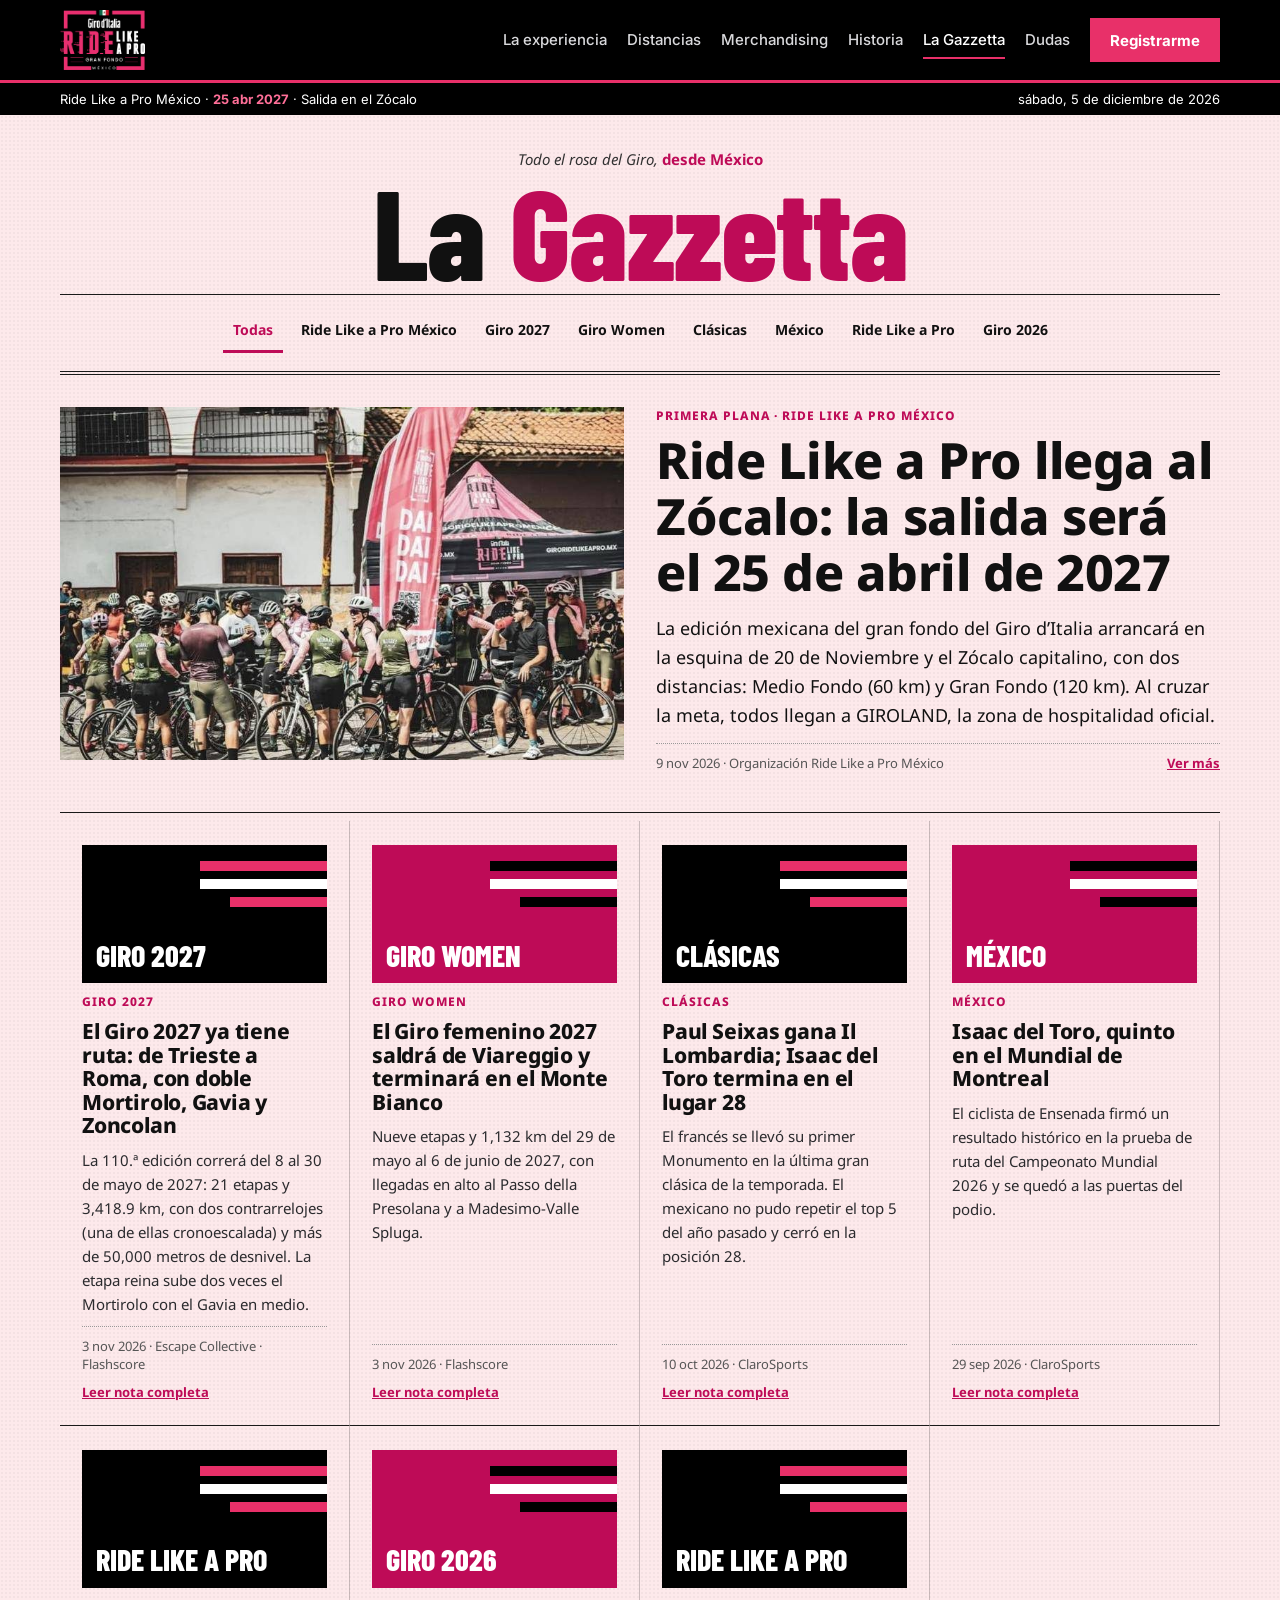
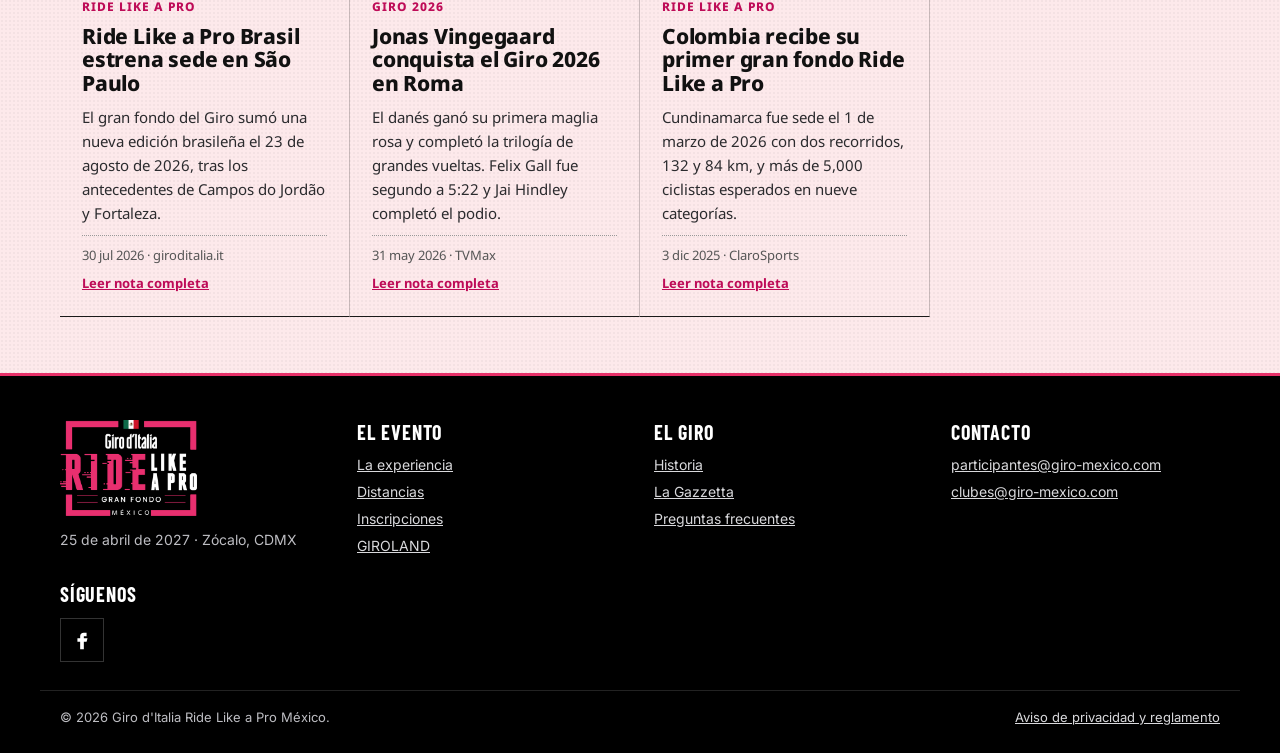
<file: gaceta.html>
<!doctype html>
<html lang="es-MX">
<head>
<meta charset="utf-8">
<meta name="viewport" content="width=device-width, initial-scale=1">
<title>La Gazzetta · Noticias del Giro d'Italia y Ride Like a Pro México</title>
<meta name="description" content="La Gazzetta: las noticias más recientes del Giro d'Italia, el ciclismo mexicano y Ride Like a Pro México.">
<meta name="theme-color" content="#e83069">
<link rel="preconnect" href="https://fonts.googleapis.com">
<link rel="preconnect" href="https://fonts.gstatic.com" crossorigin>
<link href="https://fonts.googleapis.com/css2?family=Barlow+Condensed:wght@600;700;800&family=Inter:wght@400;500;600;700&family=Noto+Sans:wght@400;700;800&display=swap" rel="stylesheet">
<link rel="stylesheet" href="assets/site.css">
<link rel="stylesheet" href="assets/gaceta.css">
<style>
  .topbar{background:#000;color:#fff;font-size:13px}
  .topbar .wrap{display:flex;justify-content:space-between;gap:12px;flex-wrap:wrap;padding-top:8px;padding-bottom:8px}
  .topbar b{color:var(--pink-light)}
  .front{display:grid;grid-template-columns:repeat(auto-fit,minmax(min(100%,460px),1fr));gap:32px;padding:32px 0 40px;border-bottom:1px solid #1a1a1a}
  .front .img{aspect-ratio:16/10;background:#000;overflow:hidden;display:block}
  .front .img img{width:100%;height:100%;object-fit:cover;display:block}
  .front h2{font-size:clamp(30px,4.2vw,50px);margin:8px 0 14px}
  .front h2 a{color:inherit;text-decoration:none}
  .front h2 a:hover{color:var(--gz-mag)}
  .front p{font-size:18px;line-height:1.6;margin:0 0 14px}
  .grid{display:grid;grid-template-columns:repeat(auto-fit,minmax(260px,1fr));gap:0;padding:8px 0 56px}
  .grid article{padding:24px 22px;border-bottom:1px solid #1a1a1a;border-right:1px solid rgba(0,0,0,.2);display:flex;flex-direction:column;gap:10px}
  .grid .cover{aspect-ratio:16/9;display:flex;align-items:flex-end;padding:14px;color:#fff;font-family:'Barlow Condensed',sans-serif;font-weight:800;font-size:30px;line-height:.95;text-transform:uppercase;background:#000;position:relative;overflow:hidden}
  .grid .cover::before{content:"";position:absolute;right:-20px;top:16px;width:60%;height:10px;background:var(--pink);box-shadow:0 18px 0 #fff,30px 36px 0 var(--pink)}
  .grid .cover.m{background:var(--gz-mag)}.grid .cover.m::before{background:#000;box-shadow:0 18px 0 #fff,30px 36px 0 #000}
  .grid .cover img{position:absolute;inset:0;width:100%;height:100%;object-fit:cover}
  .grid h3{font-size:21px}
  .grid h3 a{color:inherit;text-decoration:none}
  .grid h3 a:hover{color:var(--gz-mag)}
  .grid p{margin:0;font-size:15px;line-height:1.6;color:#2b2b2e}
  .grid footer,.front footer{margin-top:auto;display:flex;justify-content:space-between;gap:10px;flex-wrap:wrap;font-size:13px;color:#555;border-top:1px dotted #999;padding-top:10px}
  .grid footer a,.front footer a{color:var(--gz-mag);font-weight:700}
  .empty{padding:40px 0;text-align:center;font-size:18px}
  .how{background:#fff;border:1px solid #1a1a1a;box-shadow:6px 6px 0 var(--gz-mag);padding:22px 24px;margin:0 0 56px;display:flex;flex-direction:column;gap:10px}
  .how p{margin:0;font-size:15px;line-height:1.6}
  .how[hidden]{display:none}
</style>
</head>
<body>

<header class="site">
  <div class="wrap">
    <a class="logo" href="index.html"><img src="brand/logo-oficial-blanco-sm.png" width="440" height="309" alt="Giro d'Italia Ride Like a Pro Gran Fondo México"></a>
    <button class="menu-btn" type="button" aria-label="Abrir menú" aria-expanded="false" aria-controls="nav"><svg aria-hidden="true" width="24" height="24" viewBox="0 0 24 24" fill="none" stroke="currentColor" stroke-width="2.4" stroke-linecap="round"><path d="M4 7h16M4 12h16M4 17h16"/></svg></button>
    <nav class="main" id="nav" aria-label="Principal">
      <a class="link" href="index.html#experiencia">La experiencia</a>
      <a class="link" href="index.html#distancias">Distancias</a>
      <a class="link" href="index.html#merchandising">Merchandising</a>
      <a class="link" href="historia.html">Historia</a>
      <a class="link" href="gaceta.html" aria-current="page">La Gazzetta</a>
      <a class="link" href="index.html#dudas">Dudas</a>
      <a class="btn" href="https://www.entusmarcas.com/" target="_blank" rel="noopener">Registrarme</a>
    </nav>
  </div>
</header>

<div class="topbar"><div class="wrap"><span>Ride Like a Pro México · <b>25 abr 2027</b> · Salida en el Zócalo</span><span id="hoy"></span></div></div>

<main class="gz">
  <div class="wrap">
    <div class="gz-mast" style="border-bottom:0;padding-bottom:0">
      <p class="tag">Todo el rosa del Giro, <b>desde México</b></p>
      <h1>La <span>Gazzetta</span></h1>
    </div>
    <nav class="gz-nav" id="secciones" aria-label="Secciones de La Gazzetta" style="border-top:1px solid #1a1a1a;border-bottom:4px double #1a1a1a"></nav>

    <div id="front" aria-live="polite"></div>
    <div class="grid" id="grid"></div>

    <aside class="how" id="como-publicar" hidden>
      <span class="gz-kicker">Para el equipo</span>
      <p><b>Así se publica una nota:</b> agrega una fila en la pestaña «Gazzetta» de la hoja de Google con fecha (AAAA-MM-DD), sección, título, resumen, imagen (opcional), fuente, enlace y «si» en «destacada» para la nota principal. La página se actualiza sola.</p>
    </aside>
  </div>
</main>

<footer class="site">
  <div class="wrap">
    <div class="flogo"><img src="brand/logo-oficial-blanco-sm.png" width="440" height="309" alt="Giro d'Italia Ride Like a Pro Gran Fondo México"><p style="margin:12px 0 0">25 de abril de 2027 · Zócalo, CDMX</p></div>
    <div><h3>El evento</h3><ul><li><a href="index.html#experiencia">La experiencia</a></li><li><a href="index.html#distancias">Distancias</a></li><li><a href="https://www.entusmarcas.com/" target="_blank" rel="noopener">Inscripciones</a></li><li><a href="index.html#giroland">GIROLAND</a></li></ul></div>
    <div><h3>El Giro</h3><ul><li><a href="historia.html">Historia</a></li><li><a href="gaceta.html">La Gazzetta</a></li><li><a href="index.html#dudas">Preguntas frecuentes</a></li></ul></div>
    <div><h3>Contacto</h3><ul><li><a href="mailto:participantes@giro-mexico.com">participantes@giro-mexico.com</a></li><li><a href="mailto:clubes@giro-mexico.com">clubes@giro-mexico.com</a></li></ul></div>
    <div><h3>Síguenos</h3><div class="social"><a href="https://www.facebook.com/profile.php?id=100078062513721" target="_blank" rel="noopener" aria-label="Facebook"><svg width="22" height="22" viewBox="0 0 24 24" fill="currentColor" aria-hidden="true"><path d="M14 8h3V4h-3a4 4 0 0 0-4 4v2H7v4h3v8h4v-8h3l1-4h-4V8z"/></svg></a></div></div>
  </div>
  <div class="wrap legal"><span>© 2026 Giro d'Italia Ride Like a Pro México.</span><a href="https://giro-mexico-2026.vercel.app/legal" target="_blank" rel="noopener">Aviso de privacidad y reglamento</a></div>
</footer>

<script src="assets/gaceta.js"></script>
<script src="assets/site.js"></script>
<script>
  (function () {
    var d = new Date();
    document.getElementById('hoy').textContent = d.toLocaleDateString('es-MX', { weekday: 'long', day: 'numeric', month: 'long', year: 'numeric' });
    if (/[?&]equipo\b/.test(location.search)) document.getElementById('como-publicar').hidden = false;

    var TODAS = 'Todas', actual = TODAS, notas = [];
    function link(n, txt) {
      var ext = gacetaEsExterna(n.url);
      return '<a href="' + gacetaEsc(n.url || '#') + '"' + (ext ? ' target="_blank" rel="noopener"' : '') + '>' + txt + '</a>';
    }
    function pie(n) {
      return '<footer><span>' + gacetaFecha(n.fecha) + (n.fuente ? ' · ' + gacetaEsc(n.fuente) : '') + '</span>' +
        (n.url ? link(n, gacetaEsExterna(n.url) ? 'Leer nota completa' : 'Ver más') : '') + '</footer>';
    }
    function pinta() {
      var lista = notas.filter(function (n) { return actual === TODAS || n.seccion === actual; });
      var front = document.getElementById('front'), grid = document.getElementById('grid');
      if (!lista.length) { front.innerHTML = '<p class="empty">No hay notas en esta sección por ahora.</p>'; grid.innerHTML = ''; return; }
      var idx = lista.findIndex(function (n) { return /^s[ií]/i.test(n.destacada || ''); });
      if (idx < 0) idx = 0;
      var p = lista[idx], resto = lista.filter(function (_, i) { return i !== idx; });
      front.innerHTML = '<article class="front">' +
        (p.imagen ? '<a class="img" href="' + gacetaEsc(p.url || '#') + '"><img src="' + gacetaEsc(p.imagen) + '" alt=""></a>' : '<div class="img" style="display:flex;align-items:center;justify-content:center"><img src="brand/logo-oficial-blanco.png" alt="" style="width:auto;height:70%;object-fit:contain"></div>') +
        '<div style="display:flex;flex-direction:column"><span class="gz-kicker">Primera plana · ' + gacetaEsc(p.seccion) + '</span>' +
        '<h2 class="gz-h">' + link(p, gacetaEsc(p.titulo)) + '</h2><p>' + gacetaEsc(p.resumen) + '</p>' + pie(p) + '</div></article>';
      grid.innerHTML = resto.map(function (n, i) {
        var cover = n.imagen ? '<div class="cover"><img src="' + gacetaEsc(n.imagen) + '" alt=""></div>'
          : '<div class="cover' + (i % 2 ? ' m' : '') + '"><span style="position:relative">' + gacetaEsc(n.seccion) + '</span></div>';
        return '<article data-rv>' + cover + '<span class="gz-kicker">' + gacetaEsc(n.seccion) + '</span><h3 class="gz-h">' + link(n, gacetaEsc(n.titulo)) + '</h3><p>' + gacetaEsc(n.resumen) + '</p>' + pie(n) + '</article>';
      }).join('');
      window.__reveal(grid);
    }
    gacetaCargar(function (list) {
      notas = list;
      var secs = [TODAS];
      list.forEach(function (n) { if (n.seccion && secs.indexOf(n.seccion) < 0) secs.push(n.seccion); });
      var nav = document.getElementById('secciones');
      nav.innerHTML = secs.map(function (s) { return '<button type="button" aria-pressed="' + (s === actual) + '">' + gacetaEsc(s) + '</button>'; }).join('');
      nav.addEventListener('click', function (e) {
        var b = e.target.closest('button'); if (!b) return;
        actual = b.textContent;
        nav.querySelectorAll('button').forEach(function (x) { x.setAttribute('aria-pressed', x === b ? 'true' : 'false'); });
        pinta();
      });
      pinta();
    });
  })();
</script>
</body>
</html>
</file>
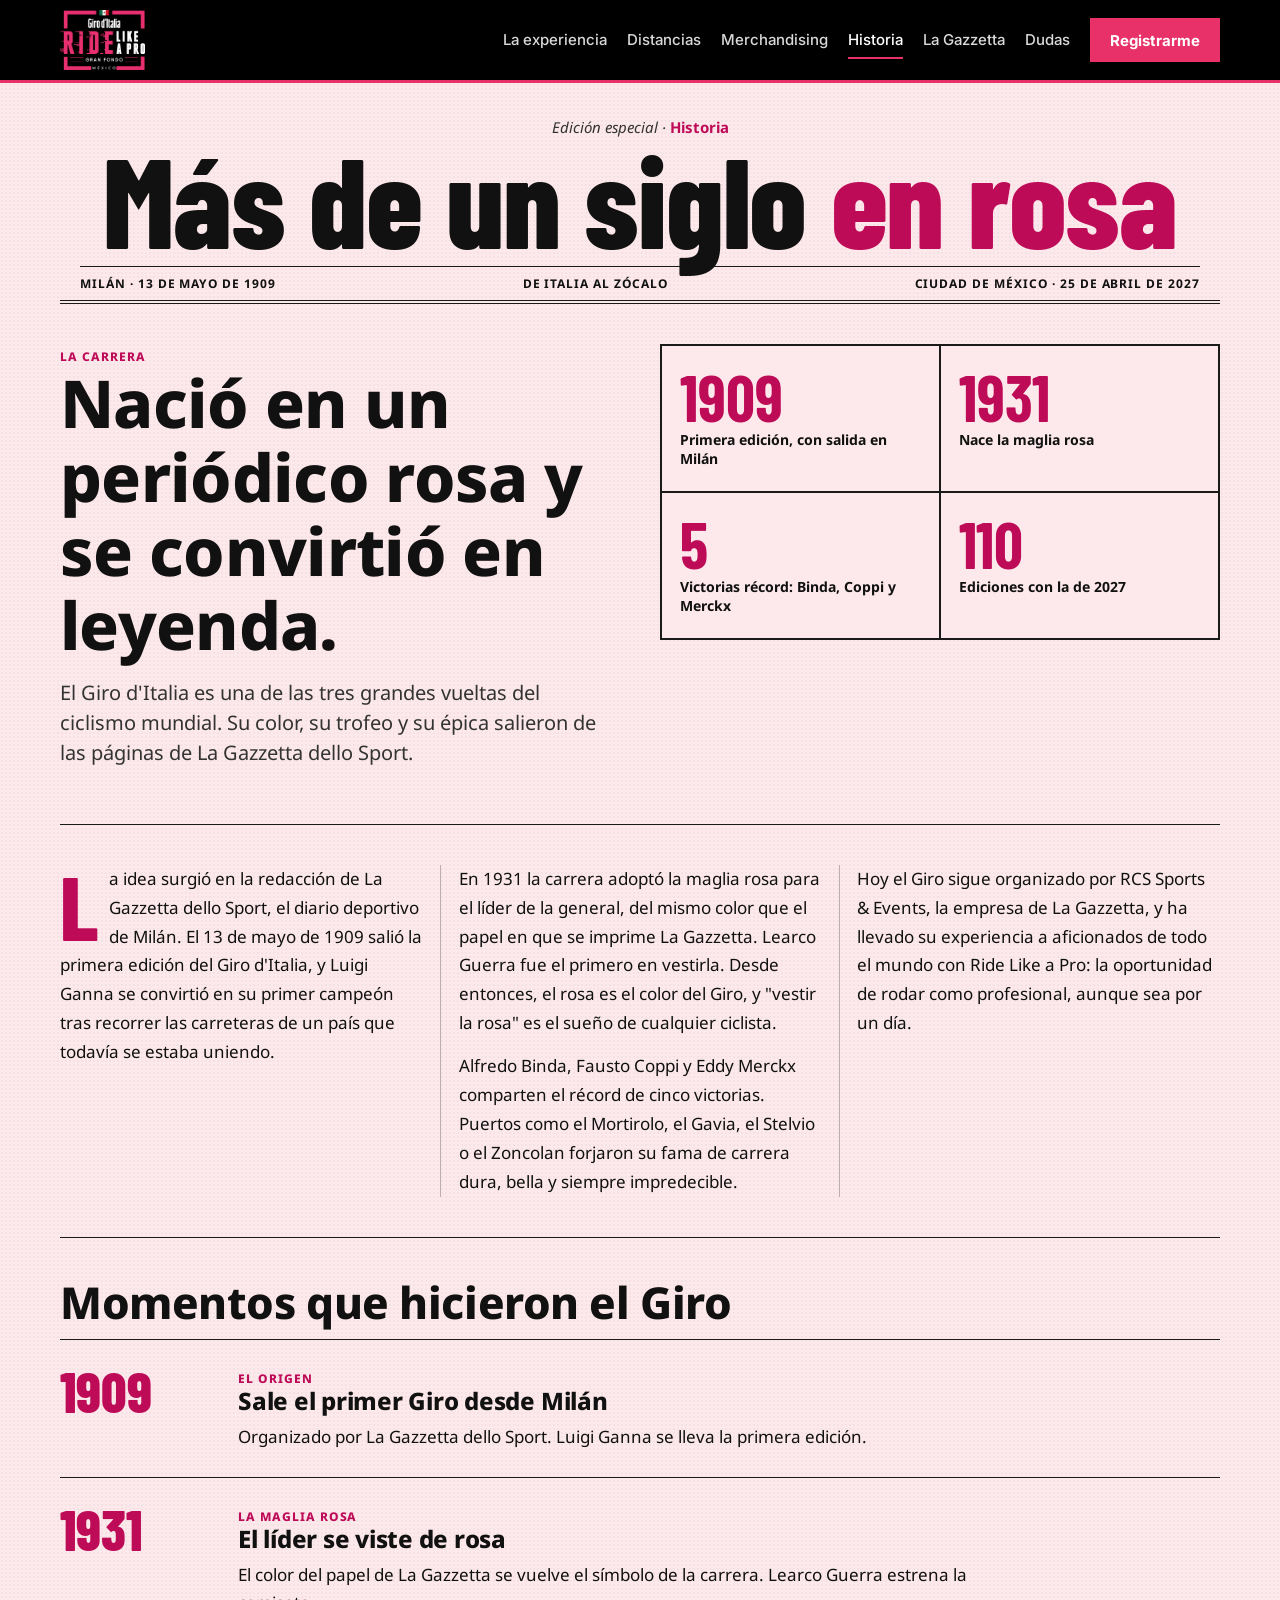
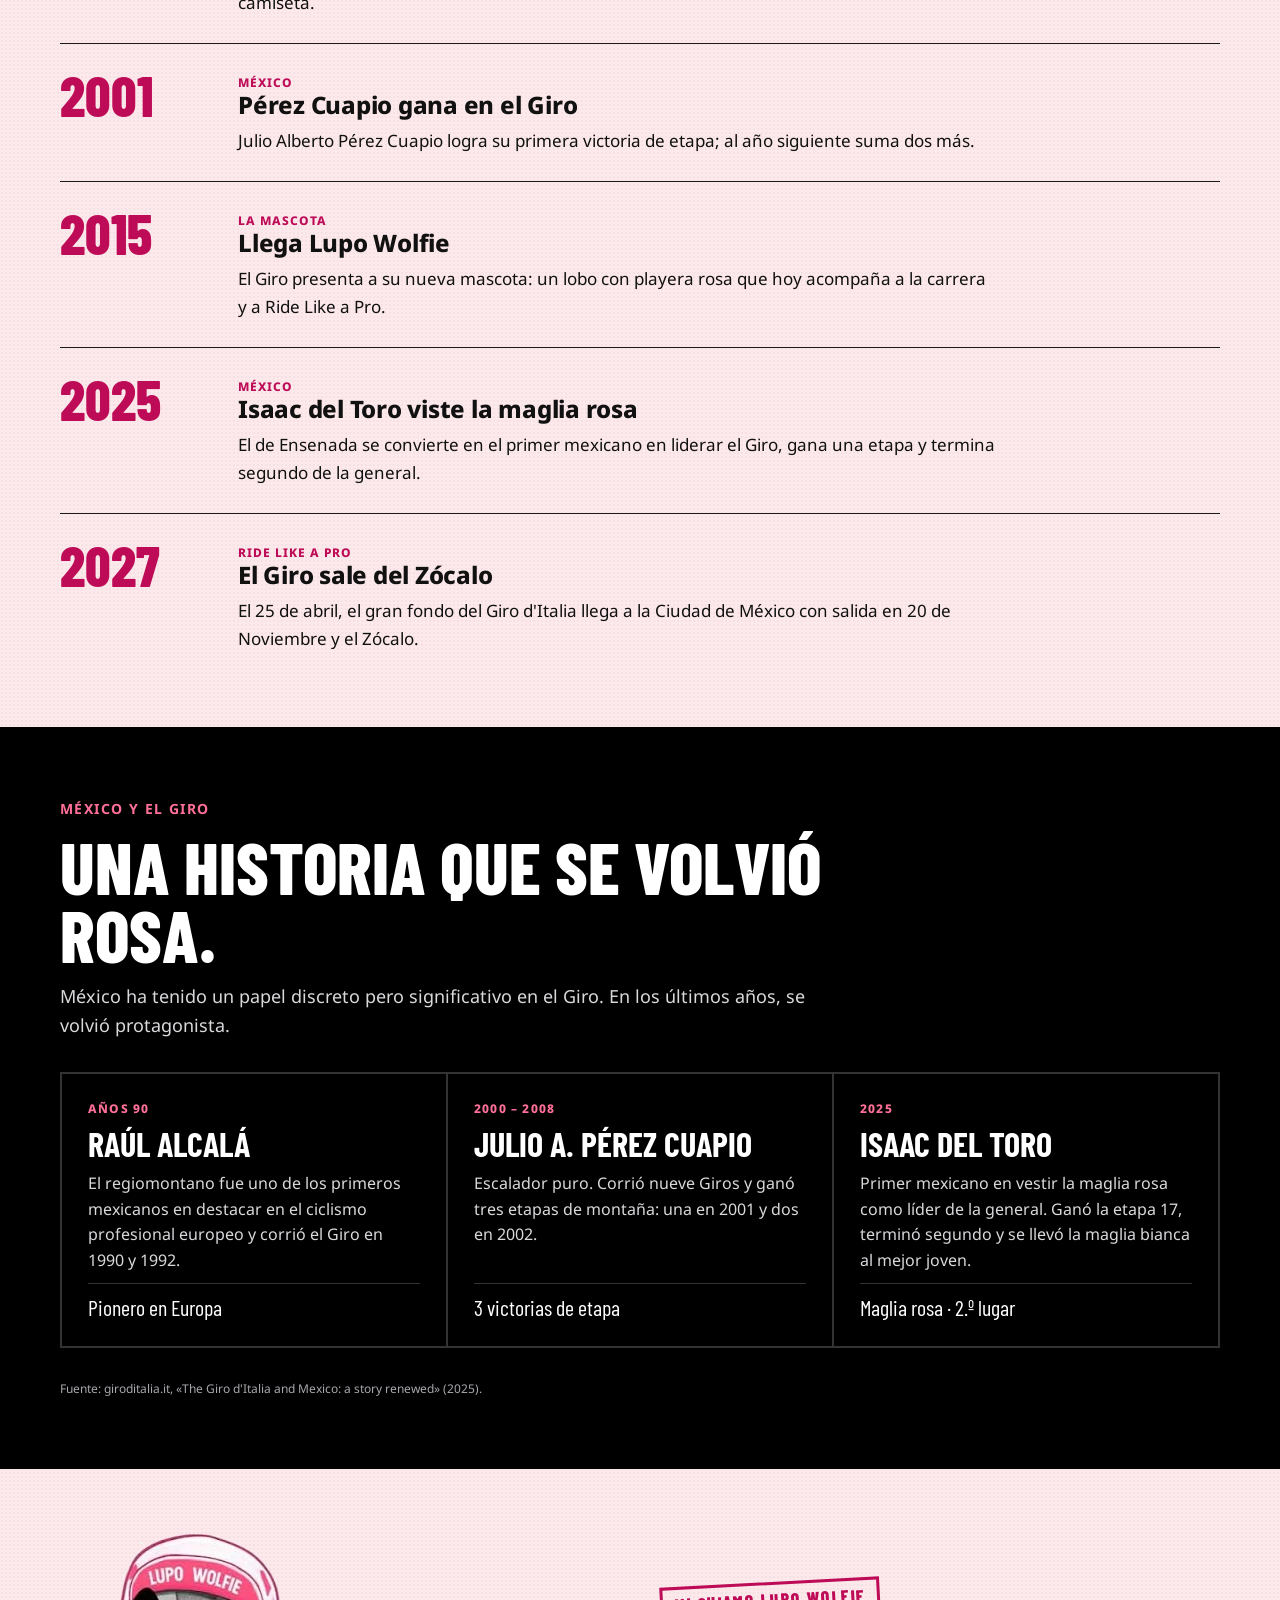
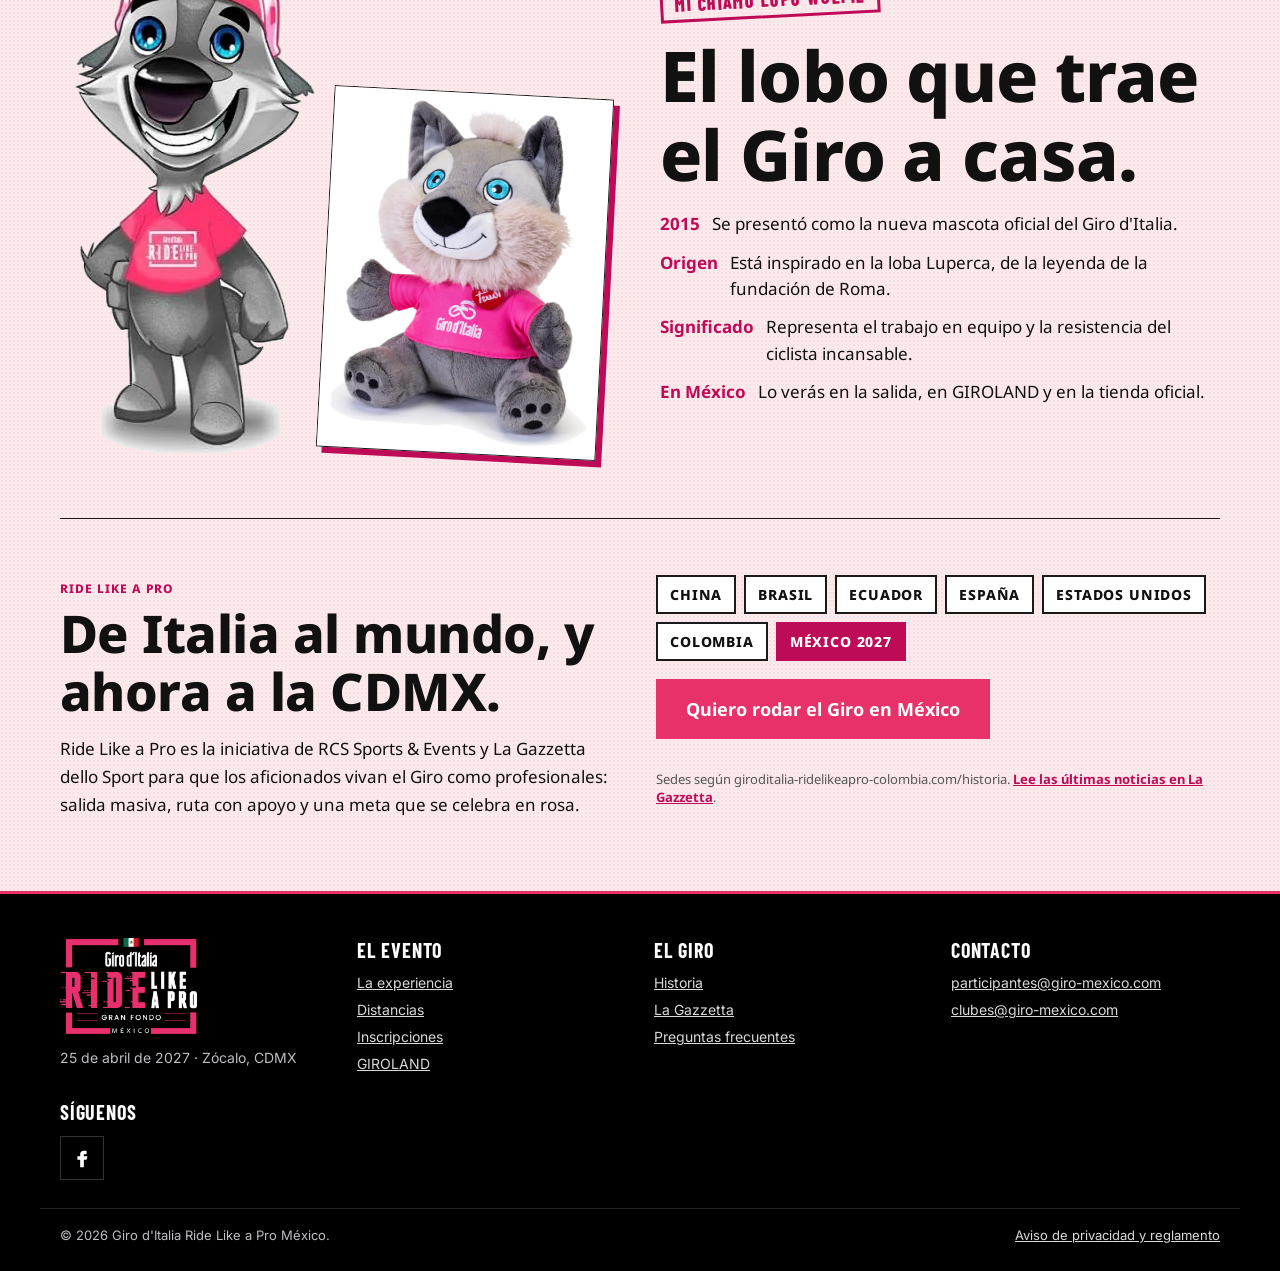
<file: historia.html>
<!doctype html>
<html lang="es-MX">
<head>
<meta charset="utf-8">
<meta name="viewport" content="width=device-width, initial-scale=1">
<title>Historia del Giro d'Italia y México · Ride Like a Pro México</title>
<meta name="description" content="Más de un siglo en rosa: la historia del Giro d'Italia desde 1909, la maglia rosa, los mexicanos en el Giro y Lupo Wolfie, la mascota de la carrera.">
<meta name="theme-color" content="#e83069">
<link rel="preconnect" href="https://fonts.googleapis.com">
<link rel="preconnect" href="https://fonts.gstatic.com" crossorigin>
<link href="https://fonts.googleapis.com/css2?family=Barlow+Condensed:wght@600;700;800&family=Inter:wght@400;500;600;700&family=Noto+Sans:wght@400;700;800&display=swap" rel="stylesheet">
<link rel="stylesheet" href="assets/site.css">
<link rel="stylesheet" href="assets/gaceta.css">
<style>
  .lead-art{display:grid;grid-template-columns:repeat(auto-fit,minmax(min(100%,420px),1fr));gap:40px;padding:40px 0 56px;align-items:start}
  .lead-art h2{font-size:clamp(38px,5.4vw,66px)}
  .lead-art .dek{font-size:20px;line-height:1.5;margin:16px 0 0;color:#333}
  .figs{display:grid;grid-template-columns:repeat(2,1fr);gap:2px;background:#1a1a1a;border:2px solid #1a1a1a}
  .figs div{background:var(--gz-paper);padding:22px 18px;display:flex;flex-direction:column;gap:4px}
  .figs b{font-family:'Barlow Condensed',sans-serif;font-size:clamp(46px,6vw,64px);line-height:.9;color:var(--gz-mag)}
  .figs span{font-size:14px;line-height:1.4;font-weight:700}
  .tl{position:relative;display:grid;gap:0;padding:8px 0 48px}
  .tl article{display:grid;grid-template-columns:150px 1fr;gap:28px;padding:26px 0;border-top:1px solid #1a1a1a}
  .tl .yr{font-family:'Barlow Condensed',sans-serif;font-weight:800;font-size:56px;line-height:.9;color:var(--gz-mag)}
  .tl h3{font-size:24px}
  .tl p{margin:8px 0 0;font-size:17px;line-height:1.65;max-width:760px}
  @media (max-width:640px){.tl article{grid-template-columns:1fr;gap:6px}.tl .yr{font-size:44px}}
  .mx{background:#000;color:#fff}
  .mx .wrap{padding-top:72px;padding-bottom:72px;display:flex;flex-direction:column;gap:32px}
  .mx h2{font-size:clamp(40px,6vw,72px)}
  .riders{display:grid;grid-template-columns:repeat(auto-fit,minmax(260px,1fr));gap:2px;background:#333;border:2px solid #333}
  .riders article{background:#000;padding:26px;display:flex;flex-direction:column;gap:10px}
  .riders .era{font-size:12px;font-weight:800;letter-spacing:.1em;text-transform:uppercase;color:var(--pink-light)}
  .riders h3{margin:0;font-family:'Barlow Condensed',sans-serif;font-size:34px;text-transform:uppercase;line-height:1}
  .riders p{margin:0;font-size:16px;line-height:1.6;color:#d9d9dc}
  .riders .stat{font-family:'Barlow Condensed',sans-serif;font-size:22px;color:#fff;border-top:1px solid #333;padding-top:10px;margin-top:auto}
  .wolf{display:grid;grid-template-columns:repeat(auto-fit,minmax(min(100%,380px),1fr));gap:40px;align-items:center;padding:64px 0}
  .wolf-art{position:relative;display:flex;justify-content:center;align-items:flex-end;gap:10px;min-height:360px}
  .wolf-art .ill{width:min(46%,240px);position:relative;z-index:2;animation:bob 3.2s ease-in-out infinite}
  .wolf-art .plush{width:min(52%,280px);background:#fff;border:1px solid #1a1a1a;box-shadow:6px 6px 0 var(--gz-mag);padding:10px;transform:rotate(3deg)}
  @keyframes bob{50%{transform:translateY(-10px)}}
  .wolf h2{font-size:clamp(40px,6vw,70px)}
  .wolf ul{margin:0;padding:0;list-style:none;display:flex;flex-direction:column;gap:12px;font-size:17px;line-height:1.55}
  .wolf li{display:flex;gap:12px}
  .wolf li b{color:var(--gz-mag)}
  .rlap{padding:56px 0 72px;display:grid;grid-template-columns:repeat(auto-fit,minmax(min(100%,380px),1fr));gap:32px;align-items:center}
  .flags{display:flex;flex-wrap:wrap;gap:8px}
  .flags span{border:2px solid #1a1a1a;padding:8px 12px;font-weight:800;font-size:14px;text-transform:uppercase;letter-spacing:.06em;background:#fff}
  .flags span.mx{background:var(--gz-mag);color:#fff;border-color:var(--gz-mag)}
</style>
</head>
<body>

<header class="site">
  <div class="wrap">
    <a class="logo" href="index.html"><img src="brand/logo-oficial-blanco-sm.png" width="440" height="309" alt="Giro d'Italia Ride Like a Pro Gran Fondo México"></a>
    <button class="menu-btn" type="button" aria-label="Abrir menú" aria-expanded="false" aria-controls="nav"><svg aria-hidden="true" width="24" height="24" viewBox="0 0 24 24" fill="none" stroke="currentColor" stroke-width="2.4" stroke-linecap="round"><path d="M4 7h16M4 12h16M4 17h16"/></svg></button>
    <nav class="main" id="nav" aria-label="Principal">
      <a class="link" href="index.html#experiencia">La experiencia</a>
      <a class="link" href="index.html#distancias">Distancias</a>
      <a class="link" href="index.html#merchandising">Merchandising</a>
      <a class="link" href="historia.html" aria-current="page">Historia</a>
      <a class="link" href="gaceta.html">La Gazzetta</a>
      <a class="link" href="index.html#dudas">Dudas</a>
      <a class="btn" href="https://www.entusmarcas.com/" target="_blank" rel="noopener">Registrarme</a>
    </nav>
  </div>
  <div class="progress" aria-hidden="true"><span id="progBar"></span><em id="progKm">KM 0</em></div>
</header>

<main class="gz">
  <div class="wrap">
    <div class="gz-mast">
      <p class="tag">Edición especial · <b>Historia</b></p>
      <h1>Más de un siglo <span>en rosa</span></h1>
      <div class="gz-meta"><span>Milán · 13 de mayo de 1909</span><span>De Italia al Zócalo</span><span>Ciudad de México · 25 de abril de 2027</span></div>
    </div>

    <div class="lead-art">
      <div data-rv>
        <span class="gz-kicker">La carrera</span>
        <h2 class="gz-h">Nació en un periódico rosa y se convirtió en leyenda.</h2>
        <p class="dek">El Giro d'Italia es una de las tres grandes vueltas del ciclismo mundial. Su color, su trofeo y su épica salieron de las páginas de La Gazzetta dello Sport.</p>
      </div>
      <div class="figs" data-rv>
        <div><b>1909</b><span>Primera edición, con salida en Milán</span></div>
        <div><b>1931</b><span>Nace la maglia rosa</span></div>
        <div><b>5</b><span>Victorias récord: Binda, Coppi y Merckx</span></div>
        <div><b>110</b><span>Ediciones con la de 2027</span></div>
      </div>
    </div>
    <hr class="gz-rule">
    <div class="gz-cols" style="padding:40px 0" data-rv>
      <p class="gz-drop">La idea surgió en la redacción de La Gazzetta dello Sport, el diario deportivo de Milán. El 13 de mayo de 1909 salió la primera edición del Giro d'Italia, y Luigi Ganna se convirtió en su primer campeón tras recorrer las carreteras de un país que todavía se estaba uniendo.</p>
      <p>En 1931 la carrera adoptó la maglia rosa para el líder de la general, del mismo color que el papel en que se imprime La Gazzetta. Learco Guerra fue el primero en vestirla. Desde entonces, el rosa es el color del Giro, y "vestir la rosa" es el sueño de cualquier ciclista.</p>
      <p>Alfredo Binda, Fausto Coppi y Eddy Merckx comparten el récord de cinco victorias. Puertos como el Mortirolo, el Gavia, el Stelvio o el Zoncolan forjaron su fama de carrera dura, bella y siempre impredecible.</p>
      <p>Hoy el Giro sigue organizado por RCS Sports &amp; Events, la empresa de La Gazzetta, y ha llevado su experiencia a aficionados de todo el mundo con Ride Like a Pro: la oportunidad de rodar como profesional, aunque sea por un día.</p>
    </div>
    <hr class="gz-rule">

    <section class="tl" aria-label="Línea de tiempo" style="padding-top:40px">
      <h2 class="gz-h" style="font-size:clamp(30px,4vw,44px);margin-bottom:12px" data-rv>Momentos que hicieron el Giro</h2>
      <article data-rv><span class="yr">1909</span><div><span class="gz-kicker">El origen</span><h3 class="gz-h">Sale el primer Giro desde Milán</h3><p>Organizado por La Gazzetta dello Sport. Luigi Ganna se lleva la primera edición.</p></div></article>
      <article data-rv><span class="yr">1931</span><div><span class="gz-kicker">La maglia rosa</span><h3 class="gz-h">El líder se viste de rosa</h3><p>El color del papel de La Gazzetta se vuelve el símbolo de la carrera. Learco Guerra estrena la camiseta.</p></div></article>
      <article data-rv><span class="yr">2001</span><div><span class="gz-kicker">México</span><h3 class="gz-h">Pérez Cuapio gana en el Giro</h3><p>Julio Alberto Pérez Cuapio logra su primera victoria de etapa; al año siguiente suma dos más.</p></div></article>
      <article data-rv><span class="yr">2015</span><div><span class="gz-kicker">La mascota</span><h3 class="gz-h">Llega Lupo Wolfie</h3><p>El Giro presenta a su nueva mascota: un lobo con playera rosa que hoy acompaña a la carrera y a Ride Like a Pro.</p></div></article>
      <article data-rv><span class="yr">2025</span><div><span class="gz-kicker">México</span><h3 class="gz-h">Isaac del Toro viste la maglia rosa</h3><p>El de Ensenada se convierte en el primer mexicano en liderar el Giro, gana una etapa y termina segundo de la general.</p></div></article>
      <article data-rv><span class="yr">2027</span><div><span class="gz-kicker">Ride Like a Pro</span><h3 class="gz-h">El Giro sale del Zócalo</h3><p>El 25 de abril, el gran fondo del Giro d'Italia llega a la Ciudad de México con salida en 20 de Noviembre y el Zócalo.</p></div></article>
    </section>
  </div>

  <section class="mx dark">
    <div class="wrap">
      <div class="head" data-rv>
        <p class="eyebrow">México y el Giro</p>
        <h2 class="display">Una historia que se volvió rosa.</h2>
        <p class="lead">México ha tenido un papel discreto pero significativo en el Giro. En los últimos años, se volvió protagonista.</p>
      </div>
      <div class="riders">
        <article data-rv><span class="era">Años 90</span><h3>Raúl Alcalá</h3><p>El regiomontano fue uno de los primeros mexicanos en destacar en el ciclismo profesional europeo y corrió el Giro en 1990 y 1992.</p><span class="stat">Pionero en Europa</span></article>
        <article data-rv><span class="era">2000 – 2008</span><h3>Julio A. Pérez Cuapio</h3><p>Escalador puro. Corrió nueve Giros y ganó tres etapas de montaña: una en 2001 y dos en 2002.</p><span class="stat">3 victorias de etapa</span></article>
        <article data-rv><span class="era">2025</span><h3>Isaac del Toro</h3><p>Primer mexicano en vestir la maglia rosa como líder de la general. Ganó la etapa 17, terminó segundo y se llevó la maglia bianca al mejor joven.</p><span class="stat">Maglia rosa · 2.º lugar</span></article>
      </div>
      <p class="photo-credit">Fuente: giroditalia.it, «The Giro d'Italia and Mexico: a story renewed» (2025).</p>
    </div>
  </section>

  <div class="wrap">
    <section class="wolf" id="wolfie">
      <div class="wolf-art" data-rv>
        <img class="ill" src="img/wolfie.webp" width="270" height="521" alt="Ilustración de Lupo Wolfie con gorra y playera rosa de Ride Like a Pro">
        <img class="plush" src="img/wolfie-peluche.webp" alt="Peluche de Lupo Wolfie con playera rosa del Giro d'Italia">
      </div>
      <div style="display:flex;flex-direction:column;gap:18px" data-rv>
        <span class="gz-stamp" style="align-self:flex-start">Mi chiamo Lupo Wolfie</span>
        <h2 class="gz-h">El lobo que trae el Giro a casa.</h2>
        <ul>
          <li><b>2015</b> Se presentó como la nueva mascota oficial del Giro d'Italia.</li>
          <li><b>Origen</b> Está inspirado en la loba Luperca, de la leyenda de la fundación de Roma.</li>
          <li><b>Significado</b> Representa el trabajo en equipo y la resistencia del ciclista incansable.</li>
          <li><b>En México</b> Lo verás en la salida, en GIROLAND y en la tienda oficial.</li>
        </ul>
      </div>
    </section>
    <hr class="gz-rule">
    <section class="rlap">
      <div data-rv>
        <span class="gz-kicker">Ride Like a Pro</span>
        <h2 class="gz-h" style="font-size:clamp(32px,4.4vw,52px);margin-top:6px">De Italia al mundo, y ahora a la CDMX.</h2>
        <p style="font-size:17px;line-height:1.65;margin:14px 0 0">Ride Like a Pro es la iniciativa de RCS Sports &amp; Events y La Gazzetta dello Sport para que los aficionados vivan el Giro como profesionales: salida masiva, ruta con apoyo y una meta que se celebra en rosa.</p>
      </div>
      <div style="display:flex;flex-direction:column;gap:18px" data-rv>
        <div class="flags"><span>China</span><span>Brasil</span><span>Ecuador</span><span>España</span><span>Estados Unidos</span><span>Colombia</span><span class="mx">México 2027</span></div>
        <a class="btn btn-lg" href="https://www.entusmarcas.com/" target="_blank" rel="noopener" style="align-self:flex-start">Quiero rodar el Giro en México</a>
        <p class="gz-src">Sedes según giroditalia-ridelikeapro-colombia.com/historia. <a href="gaceta.html">Lee las últimas noticias en La Gazzetta</a>.</p>
      </div>
    </section>
  </div>
</main>

<footer class="site">
  <div class="wrap">
    <div class="flogo"><img src="brand/logo-oficial-blanco-sm.png" width="440" height="309" alt="Giro d'Italia Ride Like a Pro Gran Fondo México"><p style="margin:12px 0 0">25 de abril de 2027 · Zócalo, CDMX</p></div>
    <div><h3>El evento</h3><ul><li><a href="index.html#experiencia">La experiencia</a></li><li><a href="index.html#distancias">Distancias</a></li><li><a href="https://www.entusmarcas.com/" target="_blank" rel="noopener">Inscripciones</a></li><li><a href="index.html#giroland">GIROLAND</a></li></ul></div>
    <div><h3>El Giro</h3><ul><li><a href="historia.html">Historia</a></li><li><a href="gaceta.html">La Gazzetta</a></li><li><a href="index.html#dudas">Preguntas frecuentes</a></li></ul></div>
    <div><h3>Contacto</h3><ul><li><a href="mailto:participantes@giro-mexico.com">participantes@giro-mexico.com</a></li><li><a href="mailto:clubes@giro-mexico.com">clubes@giro-mexico.com</a></li></ul></div>
    <div><h3>Síguenos</h3><div class="social"><a href="https://www.facebook.com/profile.php?id=100078062513721" target="_blank" rel="noopener" aria-label="Facebook"><svg width="22" height="22" viewBox="0 0 24 24" fill="currentColor" aria-hidden="true"><path d="M14 8h3V4h-3a4 4 0 0 0-4 4v2H7v4h3v8h4v-8h3l1-4h-4V8z"/></svg></a></div></div>
  </div>
  <div class="wrap legal"><span>© 2026 Giro d'Italia Ride Like a Pro México.</span><a href="https://giro-mexico-2026.vercel.app/legal" target="_blank" rel="noopener">Aviso de privacidad y reglamento</a></div>
</footer>

<script src="assets/site.js"></script>
</body>
</html>
</file>
<file: assets/site.css>
/* ==========================================================
   Giro d'Italia Ride Like a Pro México · estilos compartidos
   Color de marca (Pantone del logo): #E83069
   ========================================================== */
:root{
  --pink:#e83069;--pink-dark:#c41f55;--pink-text:#c8164f;--pink-light:#ff6f98;
  --ink:#000;--muted:#45454b;--line:#2a2a2d;--soft:#f6f2f4;--paper:#fde9eb;
}
*{box-sizing:border-box}
html{scroll-behavior:smooth;scroll-padding-top:90px}
body{margin:0;font-family:Inter,system-ui,sans-serif;color:var(--ink);background:#fff;overflow-x:hidden}
img{max-width:100%}
a{color:var(--pink-text)}a:hover{color:var(--pink-dark)}
.wrap{max-width:1200px;margin:0 auto;padding:0 20px}
.display{font-family:'Barlow Condensed',sans-serif;font-weight:800;text-transform:uppercase;line-height:.95;margin:0}
.eyebrow{margin:0;font-weight:700;font-size:14px;letter-spacing:.1em;text-transform:uppercase;color:var(--pink-text)}
.dark .eyebrow{color:var(--pink-light)}
.lead{margin:0;font-size:18px;line-height:1.6;color:var(--muted)}
.dark{background:var(--ink);color:#fff}
.dark .lead{color:#d9d9dc}
section .wrap{padding-top:96px;padding-bottom:96px}
.head{display:flex;flex-direction:column;gap:14px;max-width:780px}
h2.display{font-size:clamp(40px,6vw,72px)}
.btn{position:relative;overflow:hidden;display:inline-flex;align-items:center;gap:10px;background:var(--pink);color:#fff;text-decoration:none;font-weight:700;padding:16px 26px;min-height:52px;border:0;font:inherit;font-weight:700;cursor:pointer;transition:background .15s}
.btn:hover{background:var(--pink-dark);color:#fff}
.btn::after{content:"";position:absolute;top:0;bottom:0;left:-60%;width:40%;background:linear-gradient(100deg,transparent,rgba(255,255,255,.45),transparent);transform:skewX(-20deg)}
.btn:hover::after{left:130%;transition:left .6s ease}
.btn-lg{font-size:18px;padding:18px 30px;min-height:58px}
.btn-lg::after{animation:shine 4.5s 2s ease-in-out infinite}
@keyframes shine{0%,70%{left:-60%}100%{left:130%}}
.btn-ghost{display:inline-flex;align-items:center;border:2px solid #fff;color:#fff;text-decoration:none;font-weight:700;font-size:18px;padding:16px 28px;min-height:58px}
.btn-ghost:hover{background:#fff;color:var(--ink)}
.btn-dark{background:#000}.btn-dark:hover{background:#262628}
:focus-visible{outline:3px solid var(--pink-light);outline-offset:3px}
.chip{display:inline-flex;align-items:center;gap:6px;font-size:12px;font-weight:700;letter-spacing:.06em;text-transform:uppercase;padding:5px 10px;background:#fff3c4;color:#5c4400;border:1px solid #e7cf6b}
.dark .chip{background:#2b2410;color:#ffd95e;border-color:#5c4a12}
.photo-credit{margin:0;font-size:12px;color:#77777d}
.dark .photo-credit{color:#a7a7ad}

/* ---------- Header ---------- */
header.site{background:#000;color:#fff;position:sticky;top:0;z-index:40;border-bottom:3px solid var(--pink)}
header.site .wrap{display:flex;align-items:center;justify-content:space-between;gap:16px;padding-top:10px;padding-bottom:10px}
.logo{color:#fff;text-decoration:none;display:flex;align-items:center;gap:10px;flex:0 0 auto}
.logo:hover{color:#fff}
.logo img{height:60px;width:auto;display:block}
.logo span{font-family:'Barlow Condensed',sans-serif;font-weight:800;font-size:26px;letter-spacing:.02em;text-transform:uppercase;line-height:1}
.logo b{color:var(--pink);font-weight:800}
nav.main{display:flex;gap:20px;align-items:center;font-size:15px;font-weight:500}
nav.main a.link{color:#d9d9dc;text-decoration:none;padding:8px 0;border-bottom:2px solid transparent}
nav.main a.link:hover,nav.main a.link[aria-current="page"]{color:#fff;border-bottom-color:var(--pink)}
nav.main .btn{padding:12px 20px;min-height:44px}
.menu-btn{display:none;background:none;border:2px solid #3a3a3d;color:#fff;width:46px;height:46px;align-items:center;justify-content:center;cursor:pointer}
@media (max-width:1020px){
  .menu-btn{display:inline-flex}
  nav.main{position:absolute;top:100%;left:0;right:0;background:#000;flex-direction:column;align-items:stretch;gap:0;padding:8px 20px 20px;border-bottom:3px solid var(--pink);display:none}
  nav.main.open{display:flex}
  nav.main a.link{padding:14px 0;border-bottom:1px solid #222;font-size:17px}
  nav.main .btn{margin-top:14px;justify-content:center}
}
@media (max-width:520px){.logo img{height:48px}}

/* Barra de progreso: los km que llevas de la página */
.progress{position:absolute;left:0;right:0;bottom:-3px;height:3px}
.progress span{display:block;height:100%;width:0;background:#fff;transition:width .1s linear}
.progress em{position:absolute;top:8px;font-style:normal;font-family:'Barlow Condensed',sans-serif;font-weight:700;font-size:13px;letter-spacing:.08em;background:var(--pink);color:#fff;padding:2px 7px;transform:translateX(-100%);white-space:nowrap;opacity:0;transition:opacity .2s}
header.site.scrolled .progress em{opacity:1}

/* ---------- Footer ---------- */
footer.site{background:#000;color:#bdbdc2;border-top:3px solid var(--pink)}
footer.site .wrap{display:grid;grid-template-columns:repeat(auto-fit,minmax(220px,1fr));gap:28px;padding-top:44px;padding-bottom:28px;font-size:14px}
footer.site h3{margin:0 0 12px;color:#fff;font-family:'Barlow Condensed',sans-serif;font-size:20px;text-transform:uppercase;letter-spacing:.04em}
footer.site ul{list-style:none;margin:0;padding:0;display:flex;flex-direction:column;gap:10px}
footer.site a{color:#d9d9dc}
footer.site a:hover{color:#fff}
footer.site .legal{border-top:1px solid #222;padding-top:18px;padding-bottom:28px;font-size:13px;display:flex;justify-content:space-between;flex-wrap:wrap;gap:12px}
footer.site .flogo img{height:96px;width:auto}

/* ---------- Animaciones ---------- */
.rv{opacity:0;transform:translateY(32px);transition:opacity .7s cubic-bezier(.2,.75,.2,1),transform .7s cubic-bezier(.2,.75,.2,1);transition-delay:var(--d,0s)}
.rv.in{opacity:1;transform:none}
.ticker{background:var(--pink);color:#fff;overflow:hidden;white-space:nowrap;border-block:2px solid #000}
.ticker-track{display:inline-flex;align-items:center;gap:28px;padding:14px 0;animation:marquee 32s linear infinite;font-family:'Barlow Condensed',sans-serif;font-weight:800;font-size:26px;text-transform:uppercase;letter-spacing:.04em}
.ticker-track b{display:inline-block;width:10px;height:22px;background:#000;transform:skewX(-14deg)}
@keyframes marquee{to{transform:translateX(-50%)}}
.speedbar{display:flex;gap:6px;align-items:center}
.speedbar i{display:block;height:6px;background:var(--pink)}
@media (prefers-reduced-motion:reduce){
  *,*::before,*::after{animation:none!important;transition:none!important}
  .rv{opacity:1;transform:none}
}
.nw{white-space:nowrap}
footer.site .social{display:flex;gap:14px}
footer.site .social a{display:inline-flex;width:44px;height:44px;align-items:center;justify-content:center;border:1px solid #333;color:#fff}
footer.site .social a:hover{border-color:var(--pink);color:var(--pink-light)}
</file>
<file: assets/gaceta.css>
/* ==========================================================
   Estilo "La Gaceta": inspirado en el papel rosa y la
   maquetación de periódico deportivo italiano.
   Solo se usa en Historia y La Gaceta.
   ========================================================== */
.gz{--gz-paper:#fde9eb;--gz-paper-2:#f9dde1;--gz-mag:#be0b57;--gz-ink:#111;--gz-rule:#1a1a1a;
  background:var(--gz-paper);color:var(--gz-ink);font-family:'Noto Sans',Inter,system-ui,sans-serif;
  background-image:radial-gradient(rgba(0,0,0,.035) 1px,transparent 1px);background-size:4px 4px}
.gz .wrap{max-width:1200px}
.gz-mast{text-align:center;padding:34px 20px 0;border-bottom:4px double var(--gz-rule)}
.gz-mast .tag{margin:0;font-size:15px;font-style:italic;color:#333}
.gz-mast .tag b{color:var(--gz-mag);font-style:normal}
.gz-mast h1{margin:4px 0 6px;font-family:'Barlow Condensed',sans-serif;font-weight:800;font-size:clamp(56px,11vw,128px);line-height:.9;letter-spacing:-.01em}
.gz-mast h1 span{color:var(--gz-mag)}
.gz-meta{display:flex;justify-content:space-between;gap:12px;flex-wrap:wrap;border-top:1px solid var(--gz-rule);padding:8px 0;margin-top:10px;font-size:12px;font-weight:700;letter-spacing:.08em;text-transform:uppercase}
.gz-nav{display:flex;gap:8px;flex-wrap:wrap;justify-content:center;padding:14px 0 18px}
.gz-nav button,.gz-nav a{font:inherit;font-size:14px;font-weight:700;background:transparent;border:0;border-bottom:3px solid transparent;padding:8px 10px;min-height:44px;cursor:pointer;color:var(--gz-ink);text-decoration:none}
.gz-nav button[aria-pressed="true"],.gz-nav a:hover,.gz-nav button:hover{color:var(--gz-mag);border-bottom-color:var(--gz-mag)}
.gz-kicker{display:inline-block;font-size:12px;font-weight:800;letter-spacing:.08em;text-transform:uppercase;color:var(--gz-mag)}
.gz-h{font-family:'Noto Sans',sans-serif;font-weight:800;line-height:1.12;margin:0;letter-spacing:-.01em}
.gz-rule{border:0;border-top:1px solid var(--gz-rule);margin:0}
.gz-cols{columns:3 260px;column-gap:36px;column-rule:1px solid rgba(0,0,0,.25);font-size:17px;line-height:1.7}
.gz-cols p{margin:0 0 14px;break-inside:avoid-column}
.gz-drop::first-letter{float:left;font-family:'Barlow Condensed',sans-serif;font-weight:800;font-size:5.2em;line-height:.8;padding:6px 10px 0 0;color:var(--gz-mag)}
.gz-stamp{display:inline-block;border:3px solid var(--gz-mag);color:var(--gz-mag);font-family:'Barlow Condensed',sans-serif;font-weight:800;font-size:18px;letter-spacing:.08em;text-transform:uppercase;padding:4px 12px;transform:rotate(-3deg)}
.gz-box{background:#fff;border:1px solid var(--gz-rule);box-shadow:6px 6px 0 var(--gz-mag)}
.gz-src{font-size:13px;color:#555}
.gz-src a{color:var(--gz-mag);font-weight:700}
</file>
